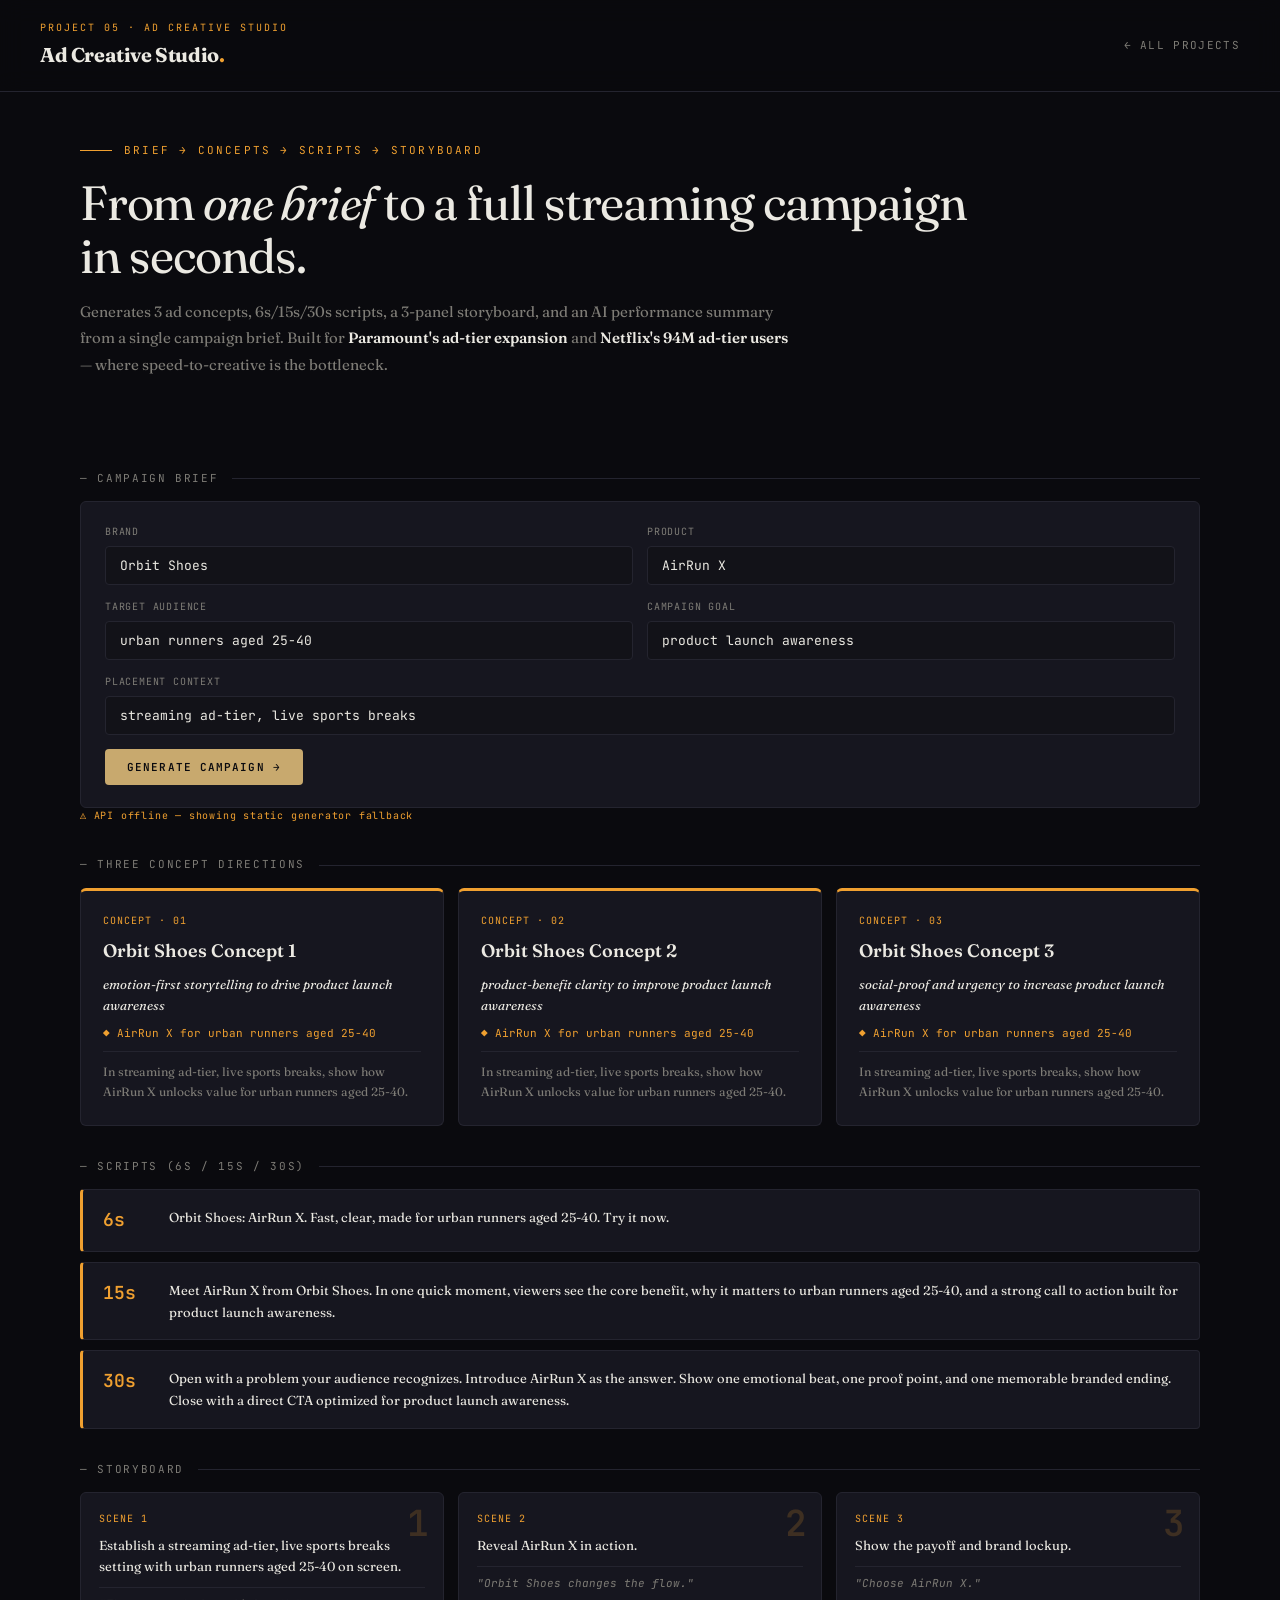
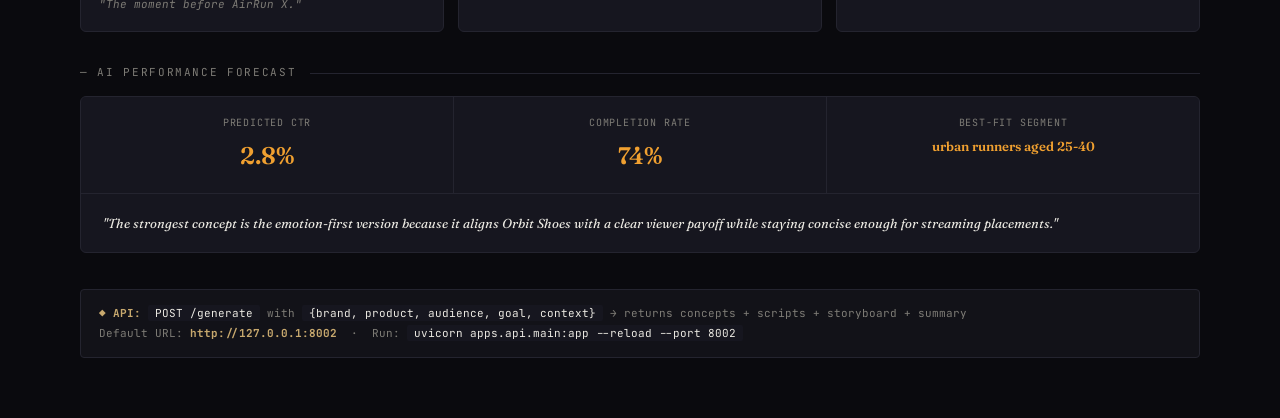
<file: ad-studio/index.html>
<!DOCTYPE html>
<html lang="en">
<head>
<meta charset="UTF-8" />
<title>Ad Creative Studio — Brief-to-Campaign Generator</title>
<meta name="viewport" content="width=device-width, initial-scale=1.0" />
<link href="https://fonts.googleapis.com/css2?family=Fraunces:ital,wght@0,400;0,600;0,700;1,400&family=JetBrains+Mono:wght@400;500;600&display=swap" rel="stylesheet" />
<link rel="stylesheet" href="/_shared/styles.css" />
<style>
  .proj-brand-sub, .proj-eyebrow { color: var(--amber); }
  .form-grid { display: grid; grid-template-columns: 1fr 1fr; gap: 14px; margin-bottom: 14px; }
  @media (max-width: 700px) { .form-grid { grid-template-columns: 1fr; } }
  .concepts-grid { display: grid; grid-template-columns: repeat(auto-fit, minmax(260px, 1fr)); gap: 14px; }
  .concept {
    background: var(--card); border: 1px solid var(--border); border-top: 3px solid var(--amber);
    border-radius: 6px; padding: 22px; transition: all 0.2s;
  }
  .concept:hover { border-top-color: var(--gold); }
  .concept-num { font-family: 'JetBrains Mono', monospace; font-size: 10px; color: var(--amber); letter-spacing: 0.1em; margin-bottom: 8px; }
  .concept h3 { font-family: 'Fraunces', serif; font-size: 18px; font-weight: 600; margin-bottom: 8px; }
  .concept .angle { font-style: italic; color: var(--text); font-size: 13px; margin-bottom: 10px; line-height: 1.6; }
  .concept .tagline { font-family: 'JetBrains Mono', monospace; font-size: 11px; color: var(--amber); margin-bottom: 8px; }
  .concept .hook { font-size: 12px; color: var(--muted); line-height: 1.7; padding-top: 10px; border-top: 1px solid var(--border); }
  .scripts-stack { display: flex; flex-direction: column; gap: 10px; }
  .script {
    background: var(--card); border: 1px solid var(--border); border-left: 3px solid var(--amber);
    border-radius: 4px; padding: 16px 20px; display: flex; gap: 18px; align-items: flex-start;
  }
  .script-dur { font-family: 'JetBrains Mono', monospace; font-size: 18px; font-weight: 600; color: var(--amber); min-width: 48px; }
  .script-text { font-size: 13px; color: var(--text); line-height: 1.7; }
  .storyboard { display: grid; grid-template-columns: repeat(auto-fit, minmax(220px, 1fr)); gap: 14px; }
  .sb-card {
    background: var(--card); border: 1px solid var(--border); border-radius: 6px;
    padding: 18px; position: relative; overflow: hidden;
  }
  .sb-scene-num {
    position: absolute; top: 12px; right: 14px; font-family: 'JetBrains Mono', monospace;
    font-size: 36px; font-weight: 600; color: var(--amber); opacity: 0.18; line-height: 1;
  }
  .sb-label { font-family: 'JetBrains Mono', monospace; font-size: 10px; color: var(--amber); letter-spacing: 0.1em; margin-bottom: 8px; position: relative; z-index: 2; }
  .sb-visual { font-size: 13px; color: var(--text); line-height: 1.6; margin-bottom: 10px; position: relative; z-index: 2; }
  .sb-copy { font-family: 'JetBrains Mono', monospace; font-size: 11px; color: var(--muted); font-style: italic; padding-top: 8px; border-top: 1px solid var(--border); position: relative; z-index: 2; }
  .summary-panel { background: var(--card); border: 1px solid var(--border); border-radius: 6px; overflow: hidden; }
  .summary-stats { display: grid; grid-template-columns: repeat(3, 1fr); gap: 1px; background: var(--border); }
  .summary-stat { background: var(--card); padding: 18px; text-align: center; }
  .summary-stat .lbl { font-family: 'JetBrains Mono', monospace; font-size: 10px; color: var(--muted); letter-spacing: 0.08em; margin-bottom: 6px; text-transform: uppercase; }
  .summary-stat .val { font-family: 'Fraunces', serif; font-size: 24px; font-weight: 600; color: var(--amber); }
  .summary-note { padding: 18px 22px; font-size: 13px; color: var(--text); line-height: 1.7; font-style: italic; border-top: 1px solid var(--border); }
  .empty { padding: 60px 20px; text-align: center; color: var(--muted); font-family: 'JetBrains Mono', monospace; font-size: 12px; letter-spacing: 0.08em; }
</style>
</head>
<body>

<header class="proj-header">
  <div>
    <div class="proj-brand-sub">PROJECT 05 · AD CREATIVE STUDIO</div>
    <div class="proj-brand-title">Ad Creative Studio<span style="color:var(--amber)">.</span></div>
  </div>
  <a href="/" class="proj-back">← ALL PROJECTS</a>
</header>

<section class="proj-hero">
  <div class="proj-eyebrow">Brief → concepts → scripts → storyboard</div>
  <h1>From <em>one brief</em> to a full streaming campaign in seconds.</h1>
  <p>Generates 3 ad concepts, 6s/15s/30s scripts, a 3-panel storyboard, and an AI performance summary from a single campaign brief. Built for <strong>Paramount's ad-tier expansion</strong> and <strong>Netflix's 94M ad-tier users</strong> — where speed-to-creative is the bottleneck.</p>
</section>

<main class="proj-main">
  <div class="proj-section-title">— Campaign brief</div>

  <div class="proj-card">
    <div class="form-grid">
      <div>
        <label class="proj-label">BRAND</label>
        <input id="brand" class="proj-input" value="Orbit Shoes" />
      </div>
      <div>
        <label class="proj-label">PRODUCT</label>
        <input id="product" class="proj-input" value="AirRun X" />
      </div>
      <div>
        <label class="proj-label">TARGET AUDIENCE</label>
        <input id="audience" class="proj-input" value="urban runners aged 25-40" />
      </div>
      <div>
        <label class="proj-label">CAMPAIGN GOAL</label>
        <input id="goal" class="proj-input" value="product launch awareness" />
      </div>
    </div>
    <div>
      <label class="proj-label">PLACEMENT CONTEXT</label>
      <input id="context" class="proj-input" value="streaming ad-tier, live sports breaks" />
    </div>
    <button class="proj-btn" onclick="generate()" style="margin-top: 14px;">Generate campaign →</button>
  </div>

  <div id="results">
    <div class="empty">Fill in the brief and generate a campaign to see the creative output.</div>
  </div>

  <div class="proj-api-note">
    <strong>◆ API:</strong>
    <code>POST /generate</code> with <code>{brand, product, audience, goal, context}</code>
    → returns concepts + scripts + storyboard + summary<br/>
    Default URL: <strong>http://127.0.0.1:8002</strong> &nbsp;·&nbsp;
    Run: <code>uvicorn apps.api.main:app --reload --port 8002</code>
  </div>
</main>

<script>
const API = 'http://127.0.0.1:8002';

const FALLBACK_FN = (payload) => {
  const {brand, product, audience, goal, context} = payload;
  return {
    concepts: [
      { id:1, title:`${brand} Concept 1`, angle:`emotion-first storytelling to drive ${goal}`, tagline:`${product} for ${audience}`, hook:`In ${context}, show how ${product} unlocks value for ${audience}.` },
      { id:2, title:`${brand} Concept 2`, angle:`product-benefit clarity to improve ${goal}`, tagline:`${product} for ${audience}`, hook:`In ${context}, show how ${product} unlocks value for ${audience}.` },
      { id:3, title:`${brand} Concept 3`, angle:`social-proof and urgency to increase ${goal}`, tagline:`${product} for ${audience}`, hook:`In ${context}, show how ${product} unlocks value for ${audience}.` },
    ],
    scripts: {
      "6s": `${brand}: ${product}. Fast, clear, made for ${audience}. Try it now.`,
      "15s": `Meet ${product} from ${brand}. In one quick moment, viewers see the core benefit, why it matters to ${audience}, and a strong call to action built for ${goal}.`,
      "30s": `Open with a problem your audience recognizes. Introduce ${product} as the answer. Show one emotional beat, one proof point, and one memorable branded ending. Close with a direct CTA optimized for ${goal}.`,
    },
    storyboard: [
      { scene:1, visual:`Establish a ${context} setting with ${audience} on screen.`, copy:`The moment before ${product}.` },
      { scene:2, visual:`Reveal ${product} in action.`, copy:`${brand} changes the flow.` },
      { scene:3, visual:`Show the payoff and brand lockup.`, copy:`Choose ${product}.` },
    ],
    summary: {
      predicted_ctr: "2.8%",
      predicted_completion_rate: "74%",
      best_fit_segment: audience,
      llm_summary: `The strongest concept is the emotion-first version because it aligns ${brand} with a clear viewer payoff while staying concise enough for streaming placements.`
    }
  };
};

async function generate() {
  const payload = {
    brand: document.getElementById('brand').value,
    product: document.getElementById('product').value,
    audience: document.getElementById('audience').value,
    goal: document.getElementById('goal').value,
    context: document.getElementById('context').value,
  };
  const results = document.getElementById('results');
  results.innerHTML = '<div class="empty">Generating campaign…</div>';

  let data, offline = false;
  try {
    const r = await fetch(`${API}/generate`, { method:'POST', headers:{'Content-Type':'application/json'}, body: JSON.stringify(payload) });
    if (!r.ok) throw new Error('api');
    data = await r.json();
  } catch (e) {
    offline = true;
    data = FALLBACK_FN(payload);
  }

  results.innerHTML = `
    ${offline ? '<div style="font-family:\'JetBrains Mono\',monospace;font-size:10px;color:var(--amber);margin-bottom:14px;letter-spacing:0.08em">⚠ API offline — showing static generator fallback</div>' : ''}

    <div class="proj-section-title">— Three concept directions</div>
    <div class="concepts-grid">
      ${data.concepts.map(c => `
        <div class="concept">
          <div class="concept-num">CONCEPT · 0${c.id}</div>
          <h3>${c.title}</h3>
          <div class="angle">${c.angle}</div>
          <div class="tagline">◆ ${c.tagline}</div>
          <div class="hook">${c.hook}</div>
        </div>
      `).join('')}
    </div>

    <div class="proj-section-title">— Scripts (6s / 15s / 30s)</div>
    <div class="scripts-stack">
      ${Object.entries(data.scripts).map(([dur, text]) => `
        <div class="script">
          <div class="script-dur">${dur}</div>
          <div class="script-text">${text}</div>
        </div>
      `).join('')}
    </div>

    <div class="proj-section-title">— Storyboard</div>
    <div class="storyboard">
      ${data.storyboard.map(s => `
        <div class="sb-card">
          <div class="sb-scene-num">${s.scene}</div>
          <div class="sb-label">SCENE ${s.scene}</div>
          <div class="sb-visual">${s.visual}</div>
          <div class="sb-copy">"${s.copy}"</div>
        </div>
      `).join('')}
    </div>

    <div class="proj-section-title">— AI performance forecast</div>
    <div class="summary-panel">
      <div class="summary-stats">
        <div class="summary-stat">
          <div class="lbl">Predicted CTR</div>
          <div class="val">${data.summary.predicted_ctr}</div>
        </div>
        <div class="summary-stat">
          <div class="lbl">Completion Rate</div>
          <div class="val">${data.summary.predicted_completion_rate}</div>
        </div>
        <div class="summary-stat">
          <div class="lbl">Best-fit Segment</div>
          <div class="val" style="font-size:13px;line-height:1.4">${data.summary.best_fit_segment}</div>
        </div>
      </div>
      <div class="summary-note">"${data.summary.llm_summary}"</div>
    </div>
  `;
}

generate();
</script>
</body>
</html>
</file>
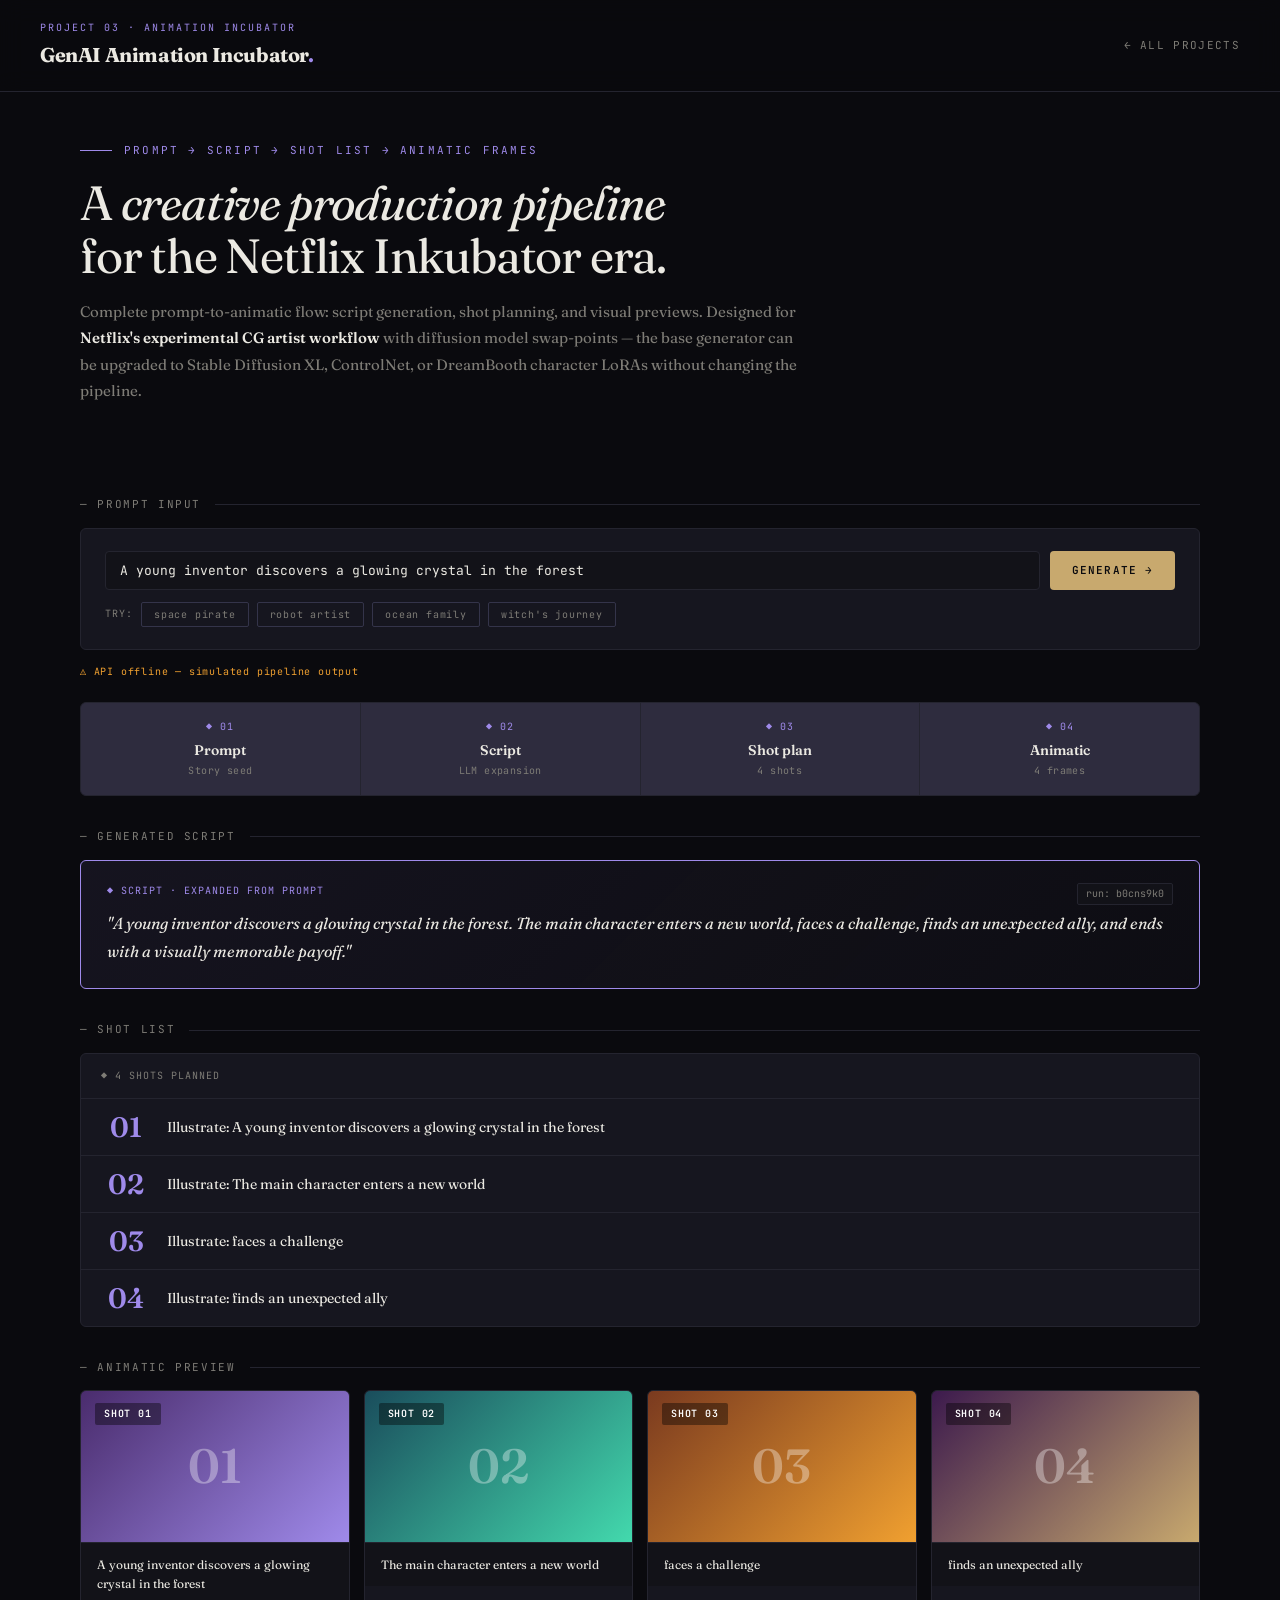
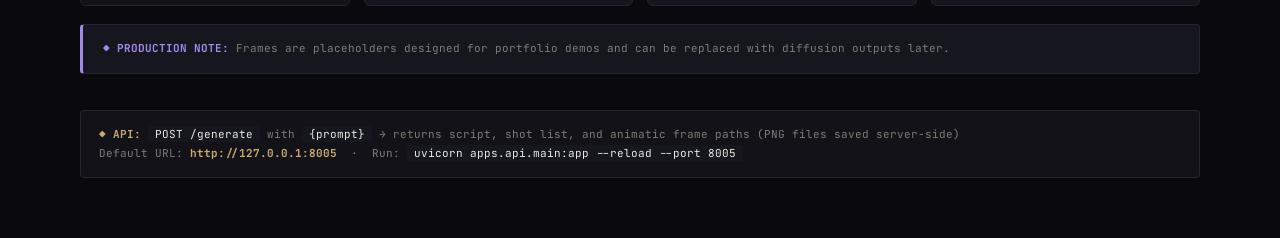
<file: animation/index.html>
<!DOCTYPE html>
<html lang="en">
<head>
<meta charset="UTF-8" />
<title>GenAI Animation Incubator — Prompt to Animatic</title>
<meta name="viewport" content="width=device-width, initial-scale=1.0" />
<link href="https://fonts.googleapis.com/css2?family=Fraunces:ital,wght@0,400;0,600;0,700;1,400&family=JetBrains+Mono:wght@400;500;600&display=swap" rel="stylesheet" />
<link rel="stylesheet" href="/_shared/styles.css" />
<style>
  .proj-brand-sub, .proj-eyebrow { color: var(--violet); }

  .generator-row { display: flex; gap: 10px; margin-bottom: 8px; }
  .generator-row input { flex: 1; }

  .quick-prompts { display: flex; gap: 8px; flex-wrap: wrap; margin-top: 12px; align-items: center; }
  .quick-prompts .label { font-family: 'JetBrains Mono', monospace; font-size: 10px; color: var(--muted); letter-spacing: 0.1em; }
  .quick-prompts button {
    background: transparent; border: 1px solid var(--border-2); color: var(--muted);
    font-family: 'JetBrains Mono', monospace; font-size: 10px; letter-spacing: 0.08em;
    padding: 5px 12px; border-radius: 2px; cursor: pointer; transition: all 0.2s;
  }
  .quick-prompts button:hover { border-color: var(--violet); color: var(--violet); }

  .pipeline-bar {
    display: grid; grid-template-columns: repeat(4, 1fr); gap: 1px;
    background: var(--border); border: 1px solid var(--border); border-radius: 6px;
    overflow: hidden; margin: 22px 0;
  }
  .pipeline-step {
    background: var(--card); padding: 16px 14px; text-align: center; position: relative;
  }
  .pipeline-step.done { background: rgba(159,138,234,0.08); }
  .pipeline-step.active { background: rgba(159,138,234,0.16); }
  .pipeline-step .num {
    font-family: 'JetBrains Mono', monospace; font-size: 10px; color: var(--violet);
    letter-spacing: 0.1em; margin-bottom: 4px;
  }
  .pipeline-step .lbl { font-family: 'Fraunces', serif; font-size: 14px; font-weight: 600; margin-bottom: 2px; }
  .pipeline-step .desc { font-family: 'JetBrains Mono', monospace; font-size: 10px; color: var(--muted); letter-spacing: 0.04em; }

  .script-panel {
    background: linear-gradient(135deg, rgba(159,138,234,0.08), rgba(159,138,234,0.02));
    border: 1px solid var(--violet); border-radius: 6px; padding: 22px 26px; margin-bottom: 18px;
  }
  .script-label { font-family: 'JetBrains Mono', monospace; font-size: 10px; color: var(--violet); letter-spacing: 0.1em; margin-bottom: 10px; }
  .script-text { font-family: 'Fraunces', serif; font-size: 16px; line-height: 1.8; font-style: italic; }
  .run-id {
    float: right; font-family: 'JetBrains Mono', monospace; font-size: 10px; color: var(--muted);
    background: var(--surface); padding: 2px 8px; border-radius: 2px; border: 1px solid var(--border);
  }

  .shot-list {
    background: var(--card); border: 1px solid var(--border); border-radius: 6px; overflow: hidden; margin-bottom: 18px;
  }
  .shot-list-head { padding: 14px 20px; border-bottom: 1px solid var(--border); font-family: 'JetBrains Mono', monospace; font-size: 10px; color: var(--muted); letter-spacing: 0.1em; }
  .shot-row {
    padding: 14px 20px; display: grid; grid-template-columns: 50px 1fr; gap: 16px; align-items: center;
    border-bottom: 1px solid var(--border);
  }
  .shot-row:last-child { border-bottom: none; }
  .shot-row:hover { background: rgba(159,138,234,0.04); }
  .shot-row .num {
    font-family: 'Fraunces', serif; font-size: 28px; font-weight: 600; color: var(--violet);
    line-height: 1; text-align: center;
  }
  .shot-row .desc { font-size: 14px; color: var(--text); line-height: 1.6; }

  .animatic-grid { display: grid; grid-template-columns: repeat(auto-fit, minmax(220px, 1fr)); gap: 14px; }
  .frame-card {
    background: var(--card); border: 1px solid var(--border); border-radius: 6px;
    overflow: hidden; transition: all 0.2s;
  }
  .frame-card:hover { border-color: var(--violet); transform: translateY(-2px); }
  .frame-preview {
    aspect-ratio: 16 / 9; display: flex; align-items: center; justify-content: center;
    font-family: 'Fraunces', serif; font-size: 48px; font-weight: 600; color: white;
    position: relative; overflow: hidden;
  }
  .frame-preview .shot-label {
    position: absolute; top: 12px; left: 14px;
    font-family: 'JetBrains Mono', monospace; font-size: 10px;
    background: rgba(0,0,0,0.4); color: white; padding: 3px 9px; border-radius: 2px; letter-spacing: 0.08em;
  }
  .frame-card .caption {
    padding: 12px 16px; font-size: 12px; color: var(--text); line-height: 1.6;
    border-top: 1px solid var(--border); background: var(--surface);
  }
  .note-panel {
    background: var(--card); border: 1px solid var(--border); border-left: 3px solid var(--violet);
    border-radius: 4px; padding: 14px 20px; margin-top: 18px;
    font-family: 'JetBrains Mono', monospace; font-size: 11px; color: var(--muted); line-height: 1.75;
  }
  .note-panel strong { color: var(--violet); }
  .empty { padding: 60px 20px; text-align: center; color: var(--muted); font-family: 'JetBrains Mono', monospace; font-size: 12px; letter-spacing: 0.08em; }
</style>
</head>
<body>

<header class="proj-header">
  <div>
    <div class="proj-brand-sub">PROJECT 03 · ANIMATION INCUBATOR</div>
    <div class="proj-brand-title">GenAI Animation Incubator<span style="color:var(--violet)">.</span></div>
  </div>
  <a href="/" class="proj-back">← ALL PROJECTS</a>
</header>

<section class="proj-hero">
  <div class="proj-eyebrow">Prompt → script → shot list → animatic frames</div>
  <h1>A <em>creative production pipeline</em><br/>for the Netflix Inkubator era.</h1>
  <p>Complete prompt-to-animatic flow: script generation, shot planning, and visual previews. Designed for <strong>Netflix's experimental CG artist workflow</strong> with diffusion model swap-points — the base generator can be upgraded to Stable Diffusion XL, ControlNet, or DreamBooth character LoRAs without changing the pipeline.</p>
</section>

<main class="proj-main">
  <div class="proj-section-title">— Prompt input</div>

  <div class="proj-card">
    <div class="generator-row">
      <input id="prompt" class="proj-input" value="A young inventor discovers a glowing crystal in the forest" placeholder="Describe the story you want to animate..." />
      <button class="proj-btn" onclick="generate()">Generate →</button>
    </div>
    <div class="quick-prompts">
      <span class="label">TRY:</span>
      <button onclick="quickP('A space pirate steals a map that leads to a forgotten planet')">space pirate</button>
      <button onclick="quickP('A robot learns to paint and falls in love with art')">robot artist</button>
      <button onclick="quickP('A family of ocean creatures searches for a lost home')">ocean family</button>
      <button onclick="quickP('A young witch must deliver a letter across an enchanted forest')">witch's journey</button>
    </div>
  </div>

  <div id="results">
    <div class="empty">Enter a prompt and generate to see the animation pipeline output.</div>
  </div>

  <div class="proj-api-note">
    <strong>◆ API:</strong>
    <code>POST /generate</code> with <code>{prompt}</code>
    → returns script, shot list, and animatic frame paths (PNG files saved server-side)<br/>
    Default URL: <strong>http://127.0.0.1:8005</strong> &nbsp;·&nbsp;
    Run: <code>uvicorn apps.api.main:app --reload --port 8005</code>
  </div>
</main>

<script>
const API = 'http://127.0.0.1:8005';

function fallbackGenerate(prompt) {
  const runId = Math.random().toString(36).substring(2, 10);
  const script = `${prompt}. The main character enters a new world, faces a challenge, finds an unexpected ally, and ends with a visually memorable payoff.`;
  const parts = script.split(/[,.]/).map(p => p.trim()).filter(Boolean).slice(0, 4);
  const shots = parts.map(p => `Illustrate: ${p}`);
  return {
    run_id: runId,
    script,
    shots,
    frames: shots.map((_, i) => `outputs/${runId}/frame_${i+1}.png`),
    note: 'Frames are placeholders designed for portfolio demos and can be replaced with diffusion outputs later.'
  };
}

function quickP(p) { document.getElementById('prompt').value = p; generate(); }

const FRAME_GRADIENTS = [
  'linear-gradient(135deg, #4a2c6d 0%, #9f8aea 100%)',
  'linear-gradient(135deg, #1a4d5c 0%, #43d9ad 100%)',
  'linear-gradient(135deg, #7a3a1f 0%, #f0a030 100%)',
  'linear-gradient(135deg, #3c1a4d 0%, #c8a96e 100%)',
];

async function generate() {
  const prompt = document.getElementById('prompt').value.trim();
  if (!prompt) return;
  const results = document.getElementById('results');
  results.innerHTML = '<div class="empty">Running pipeline: script → shots → animatic…</div>';

  let data, offline = false;
  try {
    const r = await fetch(`${API}/generate`, { method:'POST', headers:{'Content-Type':'application/json'}, body: JSON.stringify({prompt}) });
    if (!r.ok) throw new Error('api');
    data = await r.json();
  } catch (e) {
    offline = true;
    data = fallbackGenerate(prompt);
  }

  results.innerHTML = `
    ${offline ? '<div style="font-family:\'JetBrains Mono\',monospace;font-size:10px;color:var(--amber);margin-top:14px;letter-spacing:0.08em">⚠ API offline — simulated pipeline output</div>' : ''}

    <div class="pipeline-bar">
      <div class="pipeline-step done">
        <div class="num">◆ 01</div>
        <div class="lbl">Prompt</div>
        <div class="desc">Story seed</div>
      </div>
      <div class="pipeline-step done">
        <div class="num">◆ 02</div>
        <div class="lbl">Script</div>
        <div class="desc">LLM expansion</div>
      </div>
      <div class="pipeline-step done">
        <div class="num">◆ 03</div>
        <div class="lbl">Shot plan</div>
        <div class="desc">${data.shots.length} shots</div>
      </div>
      <div class="pipeline-step done">
        <div class="num">◆ 04</div>
        <div class="lbl">Animatic</div>
        <div class="desc">${data.frames.length} frames</div>
      </div>
    </div>

    <div class="proj-section-title">— Generated script</div>
    <div class="script-panel">
      <span class="run-id">run: ${data.run_id}</span>
      <div class="script-label">◆ SCRIPT · EXPANDED FROM PROMPT</div>
      <div class="script-text">"${data.script}"</div>
    </div>

    <div class="proj-section-title">— Shot list</div>
    <div class="shot-list">
      <div class="shot-list-head">◆ ${data.shots.length} SHOTS PLANNED</div>
      ${data.shots.map((shot, i) => `
        <div class="shot-row">
          <div class="num">0${i+1}</div>
          <div class="desc">${shot}</div>
        </div>
      `).join('')}
    </div>

    <div class="proj-section-title">— Animatic preview</div>
    <div class="animatic-grid">
      ${data.shots.map((shot, i) => {
        const bg = FRAME_GRADIENTS[i % FRAME_GRADIENTS.length];
        return `
          <div class="frame-card">
            <div class="frame-preview" style="background: ${bg}">
              <div class="shot-label">SHOT ${String(i+1).padStart(2, '0')}</div>
              <span style="opacity: 0.35">0${i+1}</span>
            </div>
            <div class="caption">${shot.replace('Illustrate: ', '')}</div>
          </div>
        `;
      }).join('')}
    </div>

    <div class="note-panel">
      <strong>◆ PRODUCTION NOTE:</strong> ${data.note || 'Frames shown are deterministic placeholder previews. In production, swap the make_frames() function for Stable Diffusion XL inference with a character-consistency LoRA to produce final visuals.'}
    </div>
  `;
}

generate();
</script>
</body>
</html>
</file>
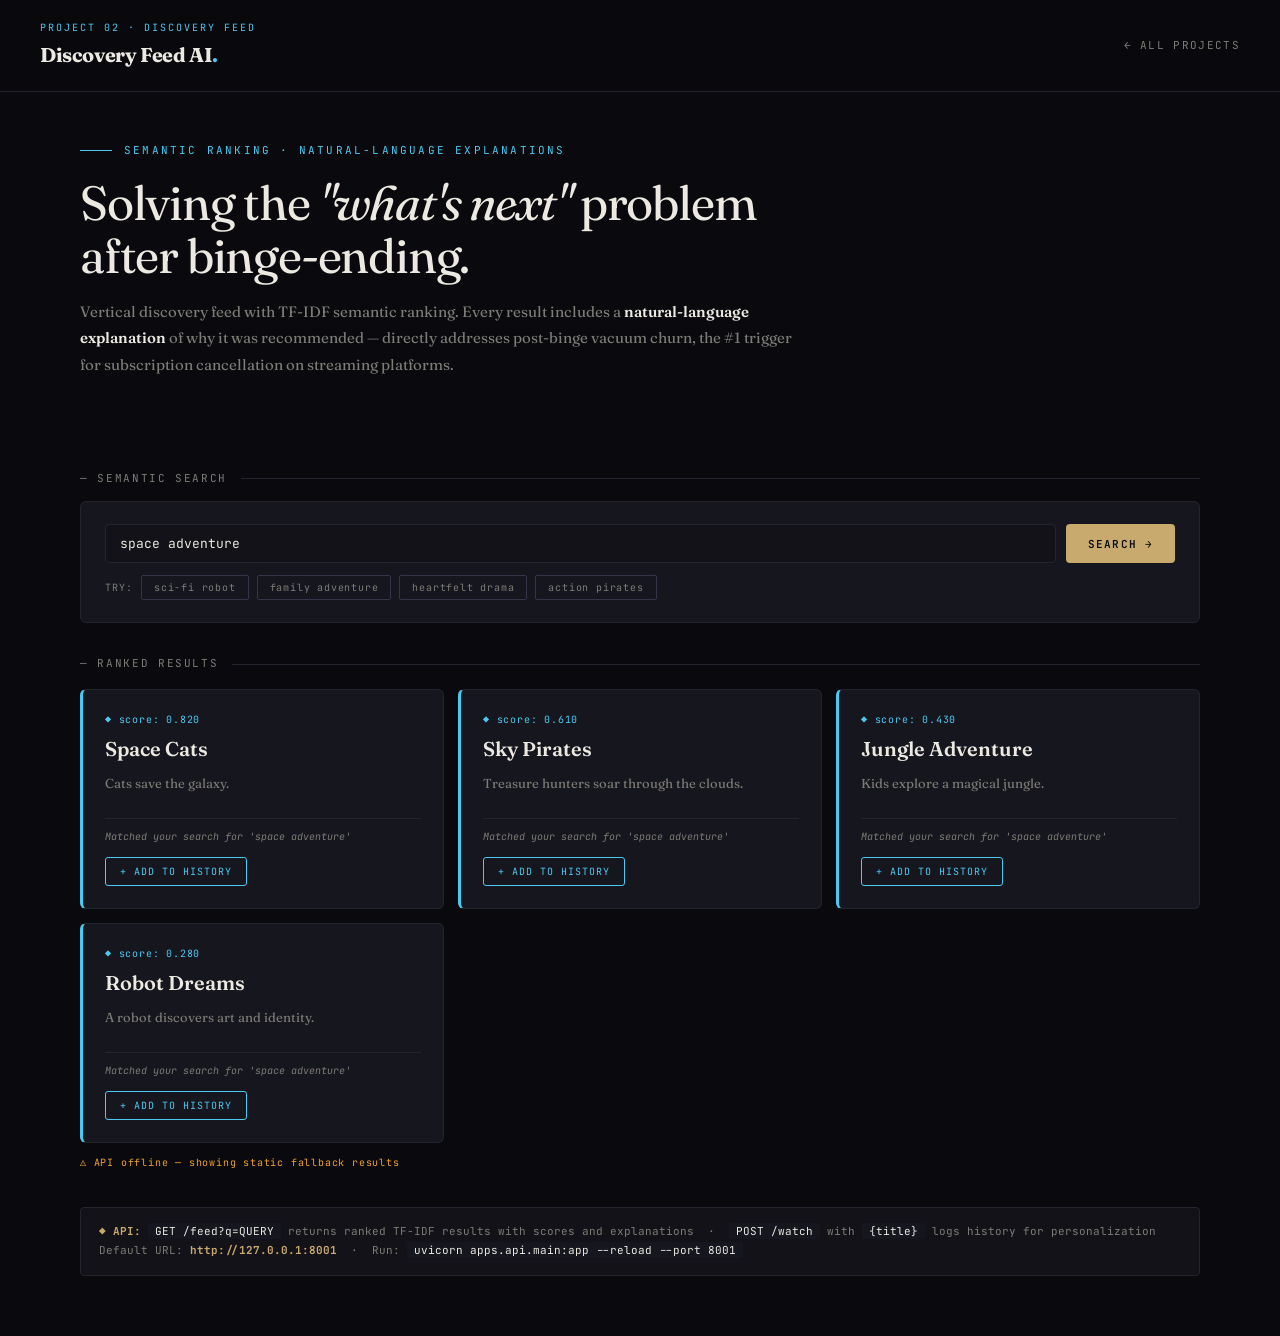
<file: discovery/index.html>
<!DOCTYPE html>
<html lang="en">
<head>
<meta charset="UTF-8" />
<title>Discovery Feed AI — Semantic Content Discovery</title>
<meta name="viewport" content="width=device-width, initial-scale=1.0" />
<link href="https://fonts.googleapis.com/css2?family=Fraunces:ital,wght@0,400;0,600;0,700;1,400&family=JetBrains+Mono:wght@400;500;600&display=swap" rel="stylesheet" />
<link rel="stylesheet" href="/_shared/styles.css" />
<style>
  .proj-brand-sub, .proj-eyebrow { color: var(--blue); }
  .feed-grid { display: grid; grid-template-columns: repeat(auto-fit, minmax(270px, 1fr)); gap: 14px; margin-top: 16px; }
  .feed-card {
    background: var(--card); border: 1px solid var(--border); border-left: 3px solid var(--blue);
    border-radius: 6px; padding: 22px; display: flex; flex-direction: column;
    transition: all 0.25s; position: relative; min-height: 220px;
  }
  .feed-card:hover { border-color: var(--blue); transform: translateY(-2px); }
  .feed-card h3 { font-family: 'Fraunces', serif; font-size: 20px; font-weight: 600; margin-bottom: 10px; line-height: 1.3; }
  .feed-card p { font-size: 13px; color: var(--muted); line-height: 1.7; margin-bottom: 12px; flex: 1; }
  .feed-card .score { font-family: 'JetBrains Mono', monospace; font-size: 10px; color: var(--blue); margin-bottom: 8px; letter-spacing: 0.08em; }
  .feed-card .explanation {
    font-family: 'JetBrains Mono', monospace; font-size: 10px; color: var(--muted);
    font-style: italic; padding: 10px 0 0; border-top: 1px solid var(--border); margin-top: 8px; line-height: 1.6;
  }
  .feed-card .watch-btn {
    align-self: flex-start; margin-top: 12px; padding: 7px 14px;
    background: transparent; color: var(--blue); border: 1px solid var(--blue);
    border-radius: 3px; font-family: 'JetBrains Mono', monospace; font-size: 10px;
    letter-spacing: 0.1em; text-transform: uppercase; cursor: pointer; transition: all 0.2s;
  }
  .feed-card .watch-btn:hover { background: var(--blue); color: var(--bg); }
  .search-row { display: flex; gap: 10px; margin-bottom: 6px; }
  .search-row input { flex: 1; }
  .quick-queries { display: flex; gap: 8px; flex-wrap: wrap; margin-top: 12px; align-items: center; }
  .quick-queries .label { font-family: 'JetBrains Mono', monospace; font-size: 10px; color: var(--muted); letter-spacing: 0.1em; }
  .quick-queries button {
    background: transparent; border: 1px solid var(--border-2); color: var(--muted);
    font-family: 'JetBrains Mono', monospace; font-size: 10px; letter-spacing: 0.08em;
    padding: 5px 12px; border-radius: 2px; cursor: pointer; transition: all 0.2s;
  }
  .quick-queries button:hover { border-color: var(--blue); color: var(--blue); }
  .history {
    font-family: 'JetBrains Mono', monospace; font-size: 11px; color: var(--muted);
    margin-top: 14px; padding-top: 14px; border-top: 1px solid var(--border);
    display: flex; gap: 8px; flex-wrap: wrap; align-items: center;
  }
  .history .tag { background: var(--surface); padding: 3px 9px; border-radius: 2px; color: var(--blue); border: 1px solid var(--blue); }
  .empty-state { text-align: center; padding: 40px 20px; color: var(--muted); font-family: 'JetBrains Mono', monospace; font-size: 12px; }
</style>
</head>
<body>

<header class="proj-header">
  <div>
    <div class="proj-brand-sub">PROJECT 02 · DISCOVERY FEED</div>
    <div class="proj-brand-title">Discovery Feed AI<span style="color:var(--blue)">.</span></div>
  </div>
  <a href="/" class="proj-back">← ALL PROJECTS</a>
</header>

<section class="proj-hero">
  <div class="proj-eyebrow">Semantic ranking · Natural-language explanations</div>
  <h1>Solving the <em>"what's next"</em> problem<br/>after binge-ending.</h1>
  <p>Vertical discovery feed with TF-IDF semantic ranking. Every result includes a <strong>natural-language explanation</strong> of why it was recommended — directly addresses post-binge vacuum churn, the #1 trigger for subscription cancellation on streaming platforms.</p>
</section>

<main class="proj-main">
  <div class="proj-section-title">— Semantic search</div>

  <div class="proj-card">
    <div class="search-row">
      <input id="q" class="proj-input" value="space adventure" placeholder="Describe what you're in the mood for..." />
      <button class="proj-btn" onclick="loadFeed()">Search →</button>
    </div>
    <div class="quick-queries">
      <span class="label">TRY:</span>
      <button onclick="quickQ('sci-fi robot')">sci-fi robot</button>
      <button onclick="quickQ('family adventure')">family adventure</button>
      <button onclick="quickQ('heartfelt drama')">heartfelt drama</button>
      <button onclick="quickQ('action pirates')">action pirates</button>
    </div>
    <div class="history" id="history" style="display:none"></div>
  </div>

  <div class="proj-section-title">— Ranked results</div>
  <div id="feed" class="feed-grid"><div class="empty-state">Loading…</div></div>

  <div class="proj-api-note">
    <strong>◆ API:</strong>
    <code>GET /feed?q=QUERY</code> returns ranked TF-IDF results with scores and explanations &nbsp;·&nbsp;
    <code>POST /watch</code> with <code>{title}</code> logs history for personalization<br/>
    Default URL: <strong>http://127.0.0.1:8001</strong> &nbsp;·&nbsp;
    Run: <code>uvicorn apps.api.main:app --reload --port 8001</code>
  </div>
</main>

<script>
const API = 'http://127.0.0.1:8001';

const FALLBACK = [
  {id:"1",title:"Space Cats",synopsis:"Cats save the galaxy.",tags:"space sci-fi family comedy",score:0.82},
  {id:"4",title:"Sky Pirates",synopsis:"Treasure hunters soar through the clouds.",tags:"action adventure sky pirates",score:0.61},
  {id:"2",title:"Jungle Adventure",synopsis:"Kids explore a magical jungle.",tags:"jungle family adventure warm",score:0.43},
  {id:"3",title:"Robot Dreams",synopsis:"A robot discovers art and identity.",tags:"robot sci-fi heartfelt drama",score:0.28}
];

const watchHistory = [];

function quickQ(q) { document.getElementById('q').value = q; loadFeed(); }

async function loadFeed() {
  const q = document.getElementById('q').value.trim() || 'family adventure';
  const feed = document.getElementById('feed');
  feed.innerHTML = '<div class="empty-state">Searching catalog…</div>';

  let results, offline = false;
  try {
    const r = await fetch(`${API}/feed?q=${encodeURIComponent(q)}`);
    if (!r.ok) throw new Error('api');
    const data = await r.json();
    results = data.results;
  } catch (e) {
    offline = true;
    results = FALLBACK.map(x => ({ ...x, explanation: `Matched your search for '${q}'` }));
  }

  feed.innerHTML = results.map(r => `
    <div class="feed-card">
      <div class="score">◆ score: ${(r.score || 0).toFixed(3)}</div>
      <h3>${r.title}</h3>
      <p>${r.synopsis}</p>
      <div class="explanation">${r.explanation || ''}</div>
      <button class="watch-btn" onclick="doWatch('${r.title.replace(/'/g, "\\'")}')">+ Add to history</button>
    </div>
  `).join('');

  if (offline) {
    feed.insertAdjacentHTML('afterend', '<div style="font-family:\'JetBrains Mono\',monospace;font-size:10px;color:var(--amber);margin-top:12px;letter-spacing:0.08em">⚠ API offline — showing static fallback results</div>');
  }
}

async function doWatch(title) {
  try {
    await fetch(`${API}/watch`, { method:'POST', headers:{'Content-Type':'application/json'}, body: JSON.stringify({title}) });
  } catch (e) {}
  if (!watchHistory.includes(title)) watchHistory.push(title);
  const h = document.getElementById('history');
  h.style.display = 'flex';
  h.innerHTML = '<span>HISTORY:</span>' + watchHistory.slice(-5).map(t => `<span class="tag">${t}</span>`).join('');
  loadFeed();
}

loadFeed();
</script>
</body>
</html>
</file>
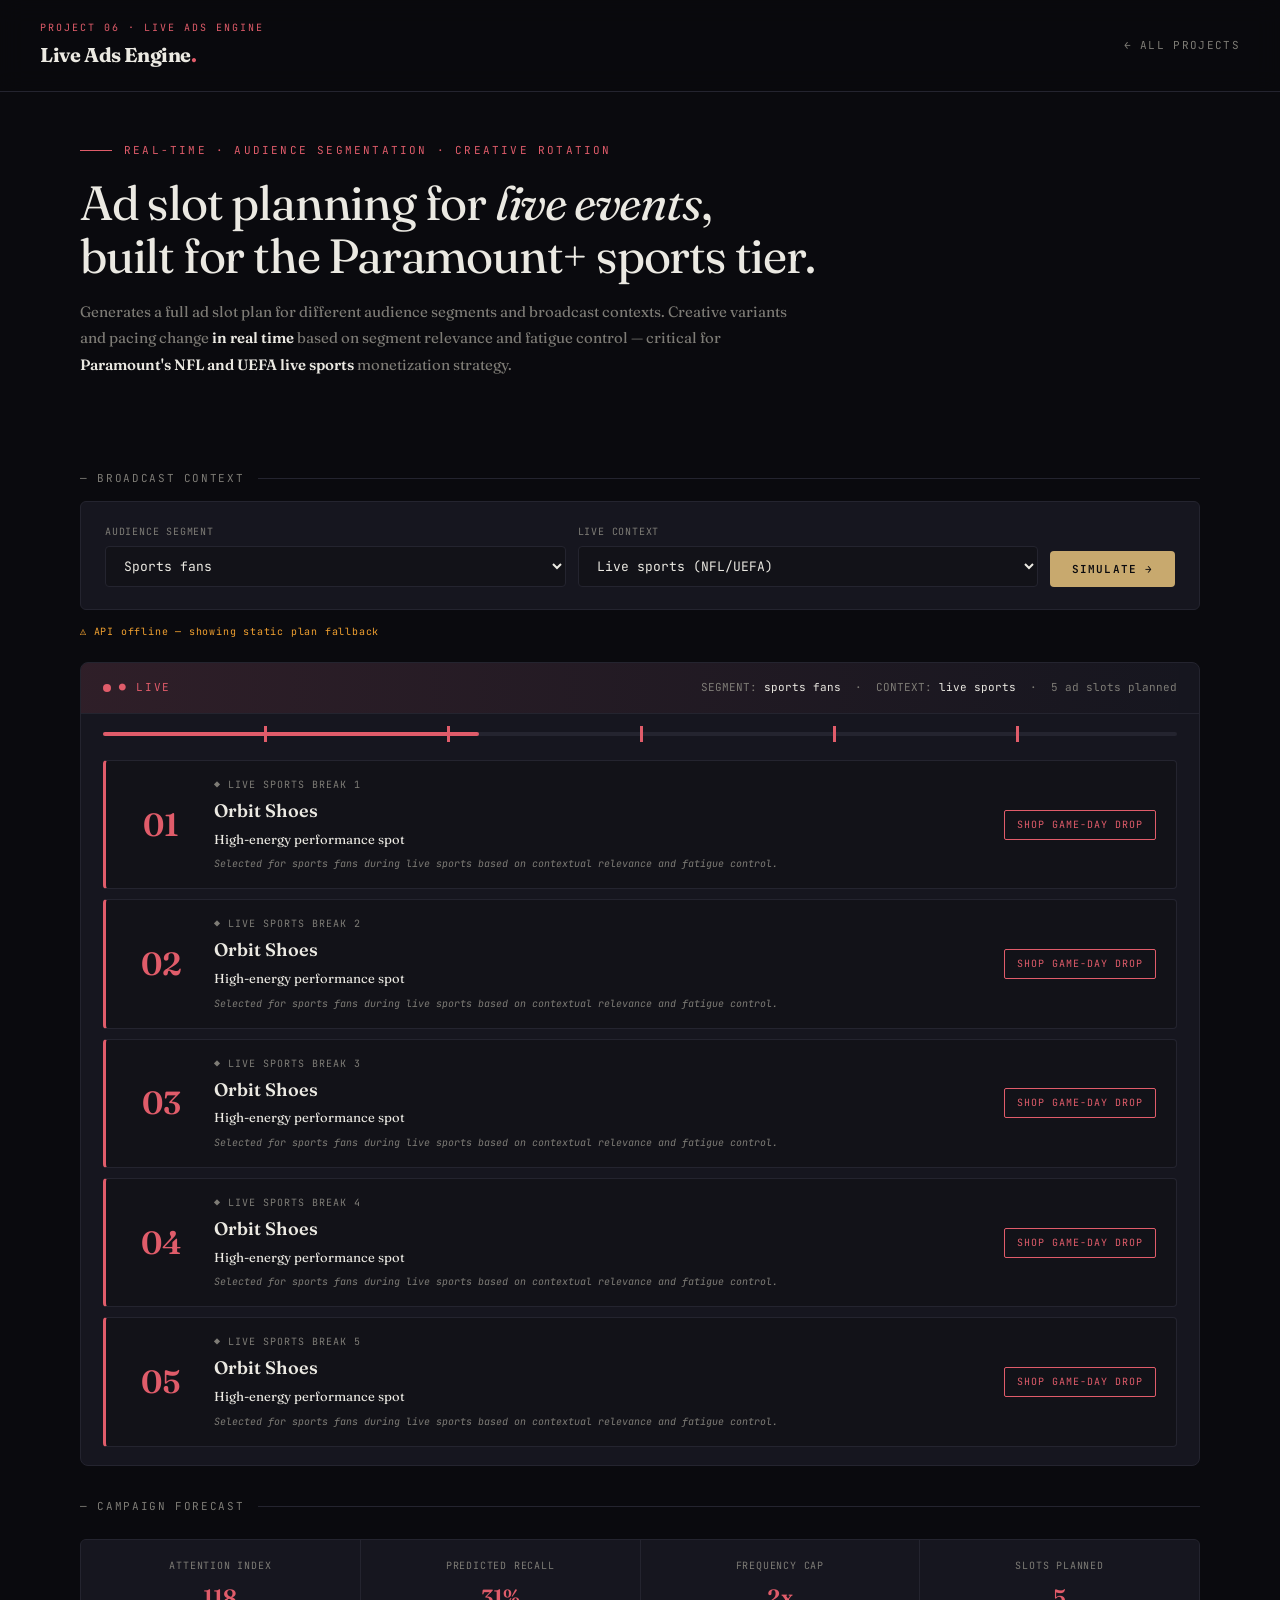
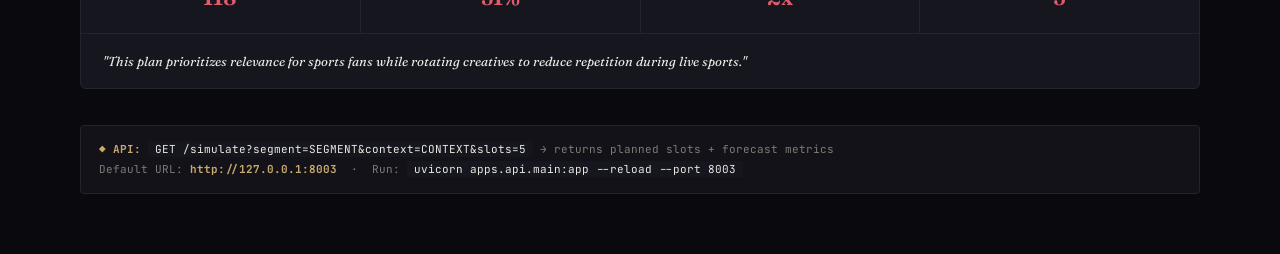
<file: live-ads/index.html>
<!DOCTYPE html>
<html lang="en">
<head>
<meta charset="UTF-8" />
<title>Live Ads Personalization Engine — Real-Time Slot Planning</title>
<meta name="viewport" content="width=device-width, initial-scale=1.0" />
<link href="https://fonts.googleapis.com/css2?family=Fraunces:ital,wght@0,400;0,600;0,700;1,400&family=JetBrains+Mono:wght@400;500;600&display=swap" rel="stylesheet" />
<link rel="stylesheet" href="/_shared/styles.css" />
<style>
  .proj-brand-sub, .proj-eyebrow { color: var(--red); }
  .control-row { display: grid; grid-template-columns: 1fr 1fr auto; gap: 12px; align-items: flex-end; }
  @media (max-width: 700px) { .control-row { grid-template-columns: 1fr; } }

  .broadcast {
    background: var(--card); border: 1px solid var(--border); border-radius: 8px;
    margin-top: 22px; overflow: hidden;
  }
  .broadcast-head {
    padding: 16px 22px; background: linear-gradient(90deg, rgba(224,92,106,0.12), transparent);
    border-bottom: 1px solid var(--border); display: flex; justify-content: space-between; align-items: center; flex-wrap: wrap; gap: 12px;
  }
  .broadcast-live {
    display: inline-flex; align-items: center; gap: 8px;
    font-family: 'JetBrains Mono', monospace; font-size: 11px; color: var(--red); letter-spacing: 0.15em;
  }
  .broadcast-live::before {
    content: ""; width: 8px; height: 8px; border-radius: 50%; background: var(--red);
    animation: pulse 1.5s ease-in-out infinite;
  }
  @keyframes pulse { 0%,100% { opacity:1; } 50% { opacity:0.3; } }
  .broadcast-meta { font-family: 'JetBrains Mono', monospace; font-size: 11px; color: var(--muted); }
  .broadcast-meta span { color: var(--text); }

  .timeline {
    padding: 18px 22px; position: relative;
  }
  .timeline-bar {
    height: 4px; background: var(--border); border-radius: 2px; position: relative; margin-bottom: 24px;
  }
  .timeline-bar .filled {
    position: absolute; left: 0; top: 0; height: 100%; width: 35%;
    background: var(--red); border-radius: 2px;
  }
  .timeline-marker {
    position: absolute; top: -6px; width: 3px; height: 16px; background: var(--red);
  }

  .slots-list { display: flex; flex-direction: column; gap: 10px; }
  .slot {
    background: var(--surface); border: 1px solid var(--border); border-left: 3px solid var(--red);
    border-radius: 4px; padding: 16px 20px; display: grid;
    grid-template-columns: 70px 1fr auto; gap: 18px; align-items: center;
  }
  @media (max-width: 700px) { .slot { grid-template-columns: 70px 1fr; } .slot .cta-col { grid-column: 1 / -1; } }
  .slot-num {
    font-family: 'Fraunces', serif; font-size: 32px; font-weight: 600; color: var(--red);
    line-height: 1; text-align: center;
  }
  .slot-moment { font-family: 'JetBrains Mono', monospace; font-size: 10px; color: var(--muted); letter-spacing: 0.1em; margin-bottom: 4px; }
  .slot-brand { font-family: 'Fraunces', serif; font-size: 18px; font-weight: 600; margin-bottom: 4px; }
  .slot-creative { font-size: 13px; color: var(--text); margin-bottom: 6px; line-height: 1.5; }
  .slot-rationale { font-family: 'JetBrains Mono', monospace; font-size: 10px; color: var(--muted); font-style: italic; line-height: 1.7; }
  .cta-col {
    font-family: 'JetBrains Mono', monospace; font-size: 10px; color: var(--red);
    border: 1px solid var(--red); padding: 6px 12px; border-radius: 2px;
    text-transform: uppercase; letter-spacing: 0.1em; white-space: nowrap;
  }

  .forecast-panel {
    background: var(--card); border: 1px solid var(--border); border-radius: 6px; margin-top: 24px; overflow: hidden;
  }
  .forecast-grid { display: grid; grid-template-columns: repeat(4, 1fr); gap: 1px; background: var(--border); }
  @media (max-width: 700px) { .forecast-grid { grid-template-columns: repeat(2, 1fr); } }
  .fc-stat { background: var(--card); padding: 18px; text-align: center; }
  .fc-lbl { font-family: 'JetBrains Mono', monospace; font-size: 10px; color: var(--muted); letter-spacing: 0.08em; margin-bottom: 6px; text-transform: uppercase; }
  .fc-val { font-family: 'Fraunces', serif; font-size: 22px; font-weight: 600; color: var(--red); }
  .fc-note { padding: 16px 22px; font-size: 13px; color: var(--text); line-height: 1.7; font-style: italic; border-top: 1px solid var(--border); }
  .empty { padding: 60px 20px; text-align: center; color: var(--muted); font-family: 'JetBrains Mono', monospace; font-size: 12px; letter-spacing: 0.08em; }
</style>
</head>
<body>

<header class="proj-header">
  <div>
    <div class="proj-brand-sub">PROJECT 06 · LIVE ADS ENGINE</div>
    <div class="proj-brand-title">Live Ads Engine<span style="color:var(--red)">.</span></div>
  </div>
  <a href="/" class="proj-back">← ALL PROJECTS</a>
</header>

<section class="proj-hero">
  <div class="proj-eyebrow">Real-time · Audience segmentation · Creative rotation</div>
  <h1>Ad slot planning for <em>live events</em>,<br/>built for the Paramount+ sports tier.</h1>
  <p>Generates a full ad slot plan for different audience segments and broadcast contexts. Creative variants and pacing change <strong>in real time</strong> based on segment relevance and fatigue control — critical for <strong>Paramount's NFL and UEFA live sports</strong> monetization strategy.</p>
</section>

<main class="proj-main">
  <div class="proj-section-title">— Broadcast context</div>

  <div class="proj-card">
    <div class="control-row">
      <div>
        <label class="proj-label">AUDIENCE SEGMENT</label>
        <select id="segment" class="proj-select">
          <option value="sports fans">Sports fans</option>
          <option value="parents">Parents</option>
          <option value="young adults">Young adults</option>
          <option value="luxury shoppers">Luxury shoppers</option>
        </select>
      </div>
      <div>
        <label class="proj-label">LIVE CONTEXT</label>
        <select id="context" class="proj-select">
          <option value="live sports">Live sports (NFL/UEFA)</option>
          <option value="awards broadcast">Awards broadcast</option>
          <option value="breaking news">Breaking news</option>
          <option value="reality TV finale">Reality TV finale</option>
        </select>
      </div>
      <button class="proj-btn" onclick="simulate()">Simulate →</button>
    </div>
  </div>

  <div id="results">
    <div class="empty">Choose an audience segment and live context, then simulate.</div>
  </div>

  <div class="proj-api-note">
    <strong>◆ API:</strong>
    <code>GET /simulate?segment=SEGMENT&amp;context=CONTEXT&amp;slots=5</code>
    → returns planned slots + forecast metrics<br/>
    Default URL: <strong>http://127.0.0.1:8003</strong> &nbsp;·&nbsp;
    Run: <code>uvicorn apps.api.main:app --reload --port 8003</code>
  </div>
</main>

<script>
const API = 'http://127.0.0.1:8003';

const ADS_BY_SEGMENT = {
  "sports fans":     [{brand:"Orbit Shoes",creative:"High-energy performance spot",cta:"Shop game-day drop"}],
  "parents":         [{brand:"CalmTea",creative:"Relaxing family reset spot",cta:"Try the sleep blend"}],
  "young adults":    [{brand:"Pixel Mobile",creative:"Fast-cut creator phone ad",cta:"Upgrade today"}],
  "luxury shoppers": [{brand:"Atlas Travel",creative:"Premium getaway montage",cta:"Book exclusive offer"}],
};

function fallbackPlan(segment, context, slots=5) {
  const eligible = ADS_BY_SEGMENT[segment] || ADS_BY_SEGMENT["sports fans"];
  const plan = [];
  for (let i = 1; i <= slots; i++) {
    const ad = eligible[(i - 1) % eligible.length];
    plan.push({
      slot: i,
      moment: `${context} break ${i}`,
      brand: ad.brand,
      creative: ad.creative,
      cta: ad.cta,
      rationale: `Selected for ${segment} during ${context} based on contextual relevance and fatigue control.`
    });
  }
  return {
    segment, context, slots: plan,
    forecast: {
      attention_index: "118",
      predicted_recall: "31%",
      frequency_cap: 2,
      summary: `This plan prioritizes relevance for ${segment} while rotating creatives to reduce repetition during ${context}.`
    }
  };
}

async function simulate() {
  const segment = document.getElementById('segment').value;
  const context = document.getElementById('context').value;
  const results = document.getElementById('results');
  results.innerHTML = '<div class="empty">Planning slots…</div>';

  let data, offline = false;
  try {
    const r = await fetch(`${API}/simulate?segment=${encodeURIComponent(segment)}&context=${encodeURIComponent(context)}&slots=5`);
    if (!r.ok) throw new Error('api');
    data = await r.json();
  } catch (e) {
    offline = true;
    data = fallbackPlan(segment, context);
  }

  const slotPositions = [15, 32, 50, 68, 85];

  results.innerHTML = `
    ${offline ? '<div style="font-family:\'JetBrains Mono\',monospace;font-size:10px;color:var(--amber);margin-top:14px;letter-spacing:0.08em">⚠ API offline — showing static plan fallback</div>' : ''}

    <div class="broadcast">
      <div class="broadcast-head">
        <div class="broadcast-live">● LIVE</div>
        <div class="broadcast-meta">
          SEGMENT: <span>${data.segment}</span> &nbsp;·&nbsp;
          CONTEXT: <span>${data.context}</span> &nbsp;·&nbsp;
          ${data.slots.length} ad slots planned
        </div>
      </div>
      <div class="timeline">
        <div class="timeline-bar">
          <div class="filled"></div>
          ${slotPositions.map(p => `<div class="timeline-marker" style="left:${p}%"></div>`).join('')}
        </div>
        <div class="slots-list">
          ${data.slots.map(s => `
            <div class="slot">
              <div class="slot-num">0${s.slot}</div>
              <div>
                <div class="slot-moment">◆ ${s.moment.toUpperCase()}</div>
                <div class="slot-brand">${s.brand}</div>
                <div class="slot-creative">${s.creative}</div>
                <div class="slot-rationale">${s.rationale}</div>
              </div>
              <div class="cta-col">${s.cta}</div>
            </div>
          `).join('')}
        </div>
      </div>
    </div>

    <div class="proj-section-title">— Campaign forecast</div>
    <div class="forecast-panel">
      <div class="forecast-grid">
        <div class="fc-stat">
          <div class="fc-lbl">Attention Index</div>
          <div class="fc-val">${data.forecast.attention_index}</div>
        </div>
        <div class="fc-stat">
          <div class="fc-lbl">Predicted Recall</div>
          <div class="fc-val">${data.forecast.predicted_recall}</div>
        </div>
        <div class="fc-stat">
          <div class="fc-lbl">Frequency Cap</div>
          <div class="fc-val">${data.forecast.frequency_cap}x</div>
        </div>
        <div class="fc-stat">
          <div class="fc-lbl">Slots Planned</div>
          <div class="fc-val">${data.slots.length}</div>
        </div>
      </div>
      <div class="fc-note">"${data.forecast.summary}"</div>
    </div>
  `;
}

simulate();
</script>
</body>
</html>
</file>
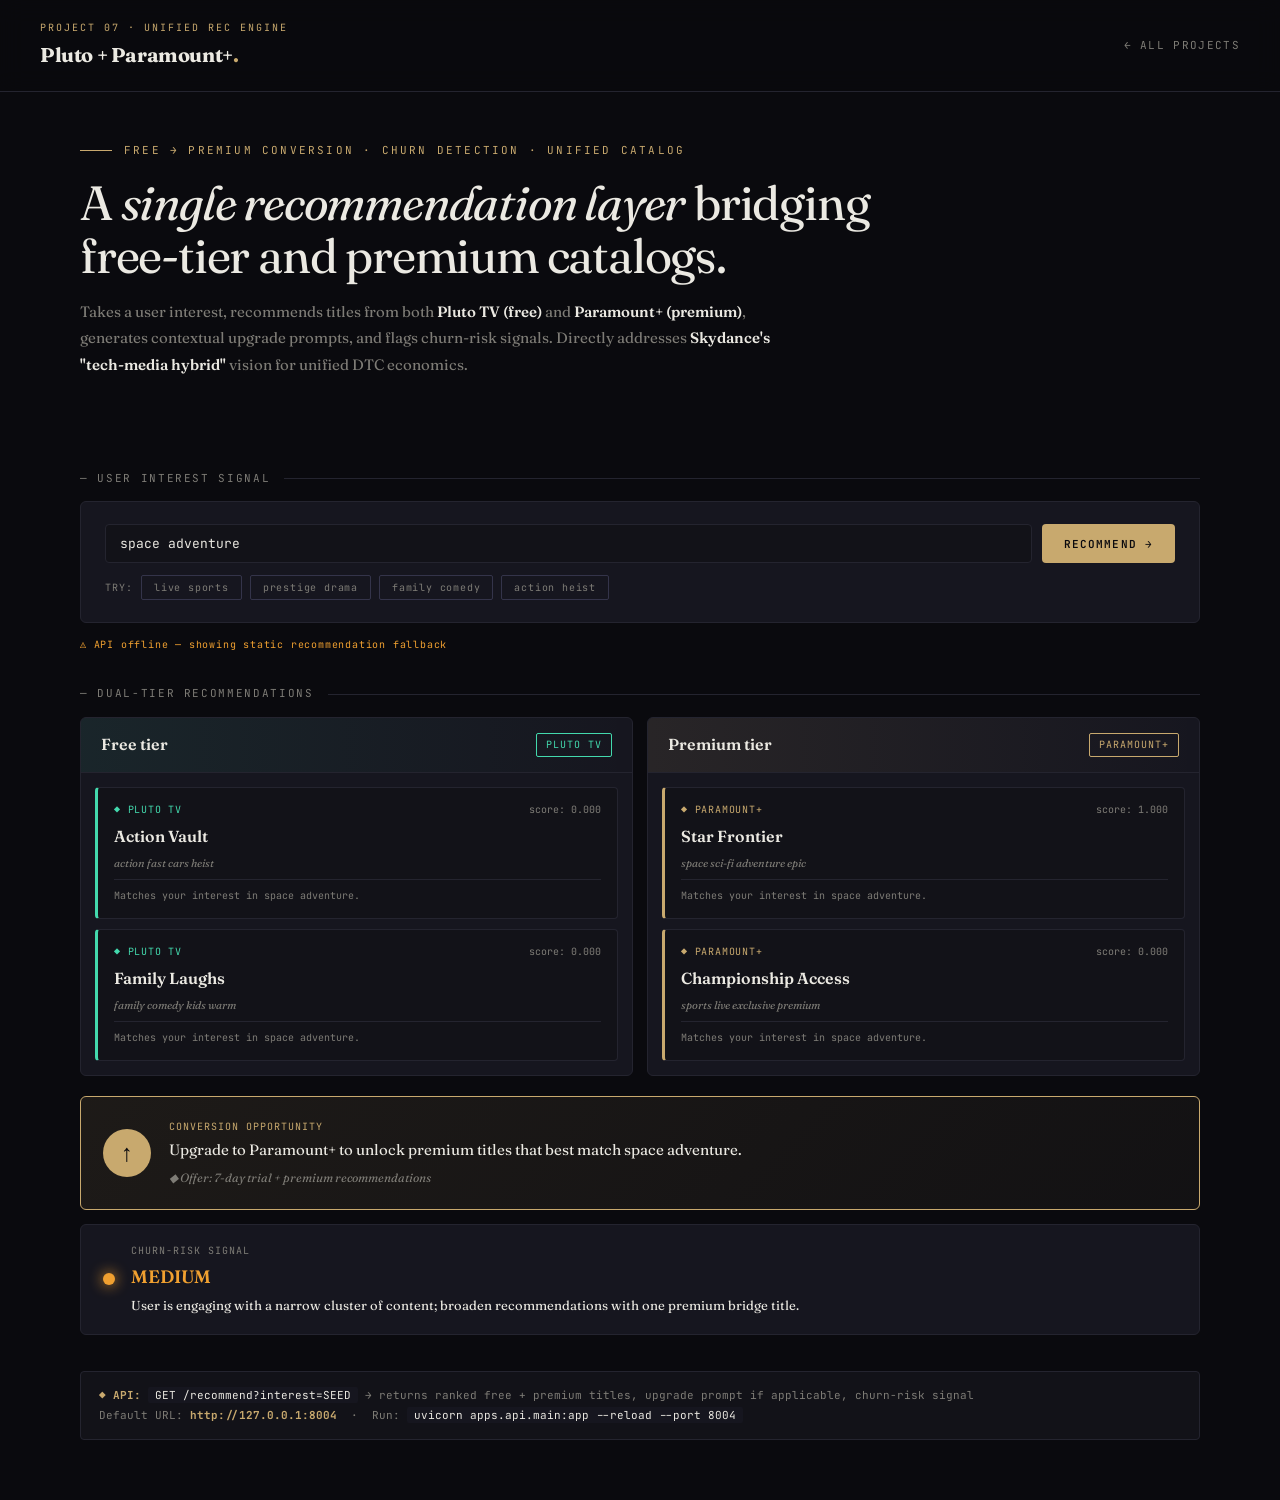
<file: rec-engine/index.html>
<!DOCTYPE html>
<html lang="en">
<head>
<meta charset="UTF-8" />
<title>Unified Rec Engine — Pluto TV + Paramount+</title>
<meta name="viewport" content="width=device-width, initial-scale=1.0" />
<link href="https://fonts.googleapis.com/css2?family=Fraunces:ital,wght@0,400;0,600;0,700;1,400&family=JetBrains+Mono:wght@400;500;600&display=swap" rel="stylesheet" />
<link rel="stylesheet" href="/_shared/styles.css" />
<style>
  .proj-brand-sub, .proj-eyebrow { color: var(--gold); }
  .search-row { display: flex; gap: 10px; }
  .search-row input { flex: 1; }
  .quick-queries { display: flex; gap: 8px; flex-wrap: wrap; margin-top: 12px; align-items: center; }
  .quick-queries .label { font-family: 'JetBrains Mono', monospace; font-size: 10px; color: var(--muted); letter-spacing: 0.1em; }
  .quick-queries button {
    background: transparent; border: 1px solid var(--border-2); color: var(--muted);
    font-family: 'JetBrains Mono', monospace; font-size: 10px; letter-spacing: 0.08em;
    padding: 5px 12px; border-radius: 2px; cursor: pointer; transition: all 0.2s;
  }
  .quick-queries button:hover { border-color: var(--gold); color: var(--gold); }

  .recs-layout { display: grid; grid-template-columns: 1fr 1fr; gap: 14px; }
  @media (max-width: 800px) { .recs-layout { grid-template-columns: 1fr; } }

  .rec-column {
    background: var(--card); border: 1px solid var(--border); border-radius: 6px; overflow: hidden;
  }
  .rec-col-head {
    padding: 14px 20px; border-bottom: 1px solid var(--border);
    display: flex; justify-content: space-between; align-items: center;
  }
  .rec-col-title { font-family: 'Fraunces', serif; font-size: 16px; font-weight: 600; }
  .rec-col-badge {
    font-family: 'JetBrains Mono', monospace; font-size: 10px; letter-spacing: 0.1em;
    padding: 3px 9px; border-radius: 2px; border: 1px solid;
  }
  .rec-col.free .rec-col-head { background: linear-gradient(90deg, rgba(67,217,173,0.08), transparent); }
  .rec-col.free .rec-col-badge { color: var(--green); border-color: var(--green); }
  .rec-col.premium .rec-col-head { background: linear-gradient(90deg, rgba(200,169,110,0.1), transparent); }
  .rec-col.premium .rec-col-badge { color: var(--gold); border-color: var(--gold); }
  .rec-col-body { padding: 14px; display: flex; flex-direction: column; gap: 10px; }

  .rec-item {
    background: var(--surface); border: 1px solid var(--border); border-radius: 4px;
    padding: 14px 16px; transition: all 0.2s;
  }
  .rec-item.free { border-left: 3px solid var(--green); }
  .rec-item.premium { border-left: 3px solid var(--gold); }
  .rec-item:hover { background: #1b1b28; transform: translateX(2px); }
  .rec-item h4 { font-family: 'Fraunces', serif; font-size: 16px; font-weight: 600; margin-bottom: 6px; }
  .rec-item .service { font-family: 'JetBrains Mono', monospace; font-size: 10px; letter-spacing: 0.08em; margin-bottom: 6px; }
  .rec-item.free .service { color: var(--green); }
  .rec-item.premium .service { color: var(--gold); }
  .rec-item .tags { font-size: 11px; color: var(--muted); margin-bottom: 6px; font-style: italic; }
  .rec-item .why { font-family: 'JetBrains Mono', monospace; font-size: 10px; color: var(--muted); padding-top: 8px; border-top: 1px solid var(--border); line-height: 1.6; }
  .rec-item .score { float: right; font-family: 'JetBrains Mono', monospace; font-size: 10px; color: var(--muted); }

  .empty-col { padding: 30px 16px; text-align: center; color: var(--muted); font-family: 'JetBrains Mono', monospace; font-size: 11px; }

  .upgrade-panel {
    background: linear-gradient(135deg, rgba(200,169,110,0.1), rgba(232,200,148,0.04));
    border: 1px solid var(--gold); border-radius: 6px;
    padding: 22px; margin-top: 20px; display: flex; gap: 18px; align-items: center; flex-wrap: wrap;
  }
  .upgrade-icon {
    width: 48px; height: 48px; border-radius: 50%; background: var(--gold);
    display: flex; align-items: center; justify-content: center; color: var(--bg);
    font-family: 'Fraunces', serif; font-size: 24px; font-weight: 700; flex-shrink: 0;
  }
  .upgrade-content { flex: 1; min-width: 240px; }
  .upgrade-label { font-family: 'JetBrains Mono', monospace; font-size: 10px; color: var(--gold); letter-spacing: 0.1em; margin-bottom: 4px; }
  .upgrade-msg { font-size: 15px; color: var(--text); line-height: 1.5; margin-bottom: 6px; }
  .upgrade-offer { font-size: 12px; color: var(--muted); font-style: italic; }

  .churn-panel {
    background: var(--card); border: 1px solid var(--border); border-radius: 6px;
    padding: 18px 22px; margin-top: 14px; display: flex; gap: 16px; align-items: center;
  }
  .churn-indicator {
    width: 12px; height: 12px; border-radius: 50%; flex-shrink: 0;
  }
  .churn-indicator.low { background: var(--green); box-shadow: 0 0 14px var(--green); }
  .churn-indicator.medium { background: var(--amber); box-shadow: 0 0 14px var(--amber); }
  .churn-indicator.high { background: var(--red); box-shadow: 0 0 14px var(--red); }
  .churn-body { flex: 1; }
  .churn-lbl { font-family: 'JetBrains Mono', monospace; font-size: 10px; color: var(--muted); letter-spacing: 0.1em; margin-bottom: 4px; }
  .churn-risk { font-family: 'Fraunces', serif; font-size: 18px; font-weight: 600; margin-bottom: 4px; }
  .churn-risk.low { color: var(--green); }
  .churn-risk.medium { color: var(--amber); }
  .churn-risk.high { color: var(--red); }
  .churn-reason { font-size: 13px; color: var(--text); line-height: 1.6; }
  .empty { padding: 60px 20px; text-align: center; color: var(--muted); font-family: 'JetBrains Mono', monospace; font-size: 12px; letter-spacing: 0.08em; }
</style>
</head>
<body>

<header class="proj-header">
  <div>
    <div class="proj-brand-sub">PROJECT 07 · UNIFIED REC ENGINE</div>
    <div class="proj-brand-title">Pluto + Paramount+<span style="color:var(--gold)">.</span></div>
  </div>
  <a href="/" class="proj-back">← ALL PROJECTS</a>
</header>

<section class="proj-hero">
  <div class="proj-eyebrow">Free → Premium conversion · Churn detection · Unified catalog</div>
  <h1>A <em>single recommendation layer</em> bridging<br/>free-tier and premium catalogs.</h1>
  <p>Takes a user interest, recommends titles from both <strong>Pluto TV (free)</strong> and <strong>Paramount+ (premium)</strong>, generates contextual upgrade prompts, and flags churn-risk signals. Directly addresses <strong>Skydance's "tech-media hybrid"</strong> vision for unified DTC economics.</p>
</section>

<main class="proj-main">
  <div class="proj-section-title">— User interest signal</div>

  <div class="proj-card">
    <div class="search-row">
      <input id="interest" class="proj-input" value="space adventure" placeholder="What is the user interested in?" />
      <button class="proj-btn" onclick="loadRecs()">Recommend →</button>
    </div>
    <div class="quick-queries">
      <span class="label">TRY:</span>
      <button onclick="quickQ('live sports championship')">live sports</button>
      <button onclick="quickQ('prestige mystery drama')">prestige drama</button>
      <button onclick="quickQ('family comedy kids')">family comedy</button>
      <button onclick="quickQ('action heist cars')">action heist</button>
    </div>
  </div>

  <div id="results">
    <div class="empty">Enter a user interest and run recommendations.</div>
  </div>

  <div class="proj-api-note">
    <strong>◆ API:</strong>
    <code>GET /recommend?interest=SEED</code>
    → returns ranked free + premium titles, upgrade prompt if applicable, churn-risk signal<br/>
    Default URL: <strong>http://127.0.0.1:8004</strong> &nbsp;·&nbsp;
    Run: <code>uvicorn apps.api.main:app --reload --port 8004</code>
  </div>
</main>

<script>
const API = 'http://127.0.0.1:8004';

const CATALOG = [
  {id:"f1",service:"Pluto TV",title:"Action Vault",type:"free",tags:"action fast cars heist"},
  {id:"f2",service:"Pluto TV",title:"Family Laughs",type:"free",tags:"family comedy kids warm"},
  {id:"p1",service:"Paramount+",title:"Star Frontier",type:"premium",tags:"space sci-fi adventure epic"},
  {id:"p2",service:"Paramount+",title:"Championship Access",type:"premium",tags:"sports live exclusive premium"},
  {id:"p3",service:"Paramount+",title:"Mystery Estate",type:"premium",tags:"mystery thriller prestige drama"},
];

function tfScore(interest, text) {
  const iw = interest.toLowerCase().split(/\s+/).filter(Boolean);
  const tw = text.toLowerCase().split(/\s+/).filter(Boolean);
  let m = 0;
  iw.forEach(w => { if (tw.some(t => t === w || t.startsWith(w) || w.startsWith(t))) m++; });
  return m / Math.max(iw.length, 1);
}

function fallbackRec(interest) {
  const ranked = CATALOG.map(c => ({ ...c, score: +tfScore(interest, c.tags + ' ' + c.title).toFixed(3), why: `Matches your interest in ${interest}.` }))
    .sort((a,b) => b.score - a.score);
  const hasPremium = ranked.some(r => r.type === 'premium' && r.score > 0.1);
  const churnLevel = interest.toLowerCase().includes('sport') ? 'low' : 'medium';
  return {
    interest,
    results: ranked.slice(0, 4),
    upgrade_prompt: hasPremium ? {
      message: `Upgrade to Paramount+ to unlock premium titles that best match ${interest}.`,
      offer: '7-day trial + premium recommendations'
    } : null,
    churn: {
      risk_level: churnLevel,
      reason: 'User is engaging with a narrow cluster of content; broaden recommendations with one premium bridge title.'
    }
  };
}

function quickQ(q) { document.getElementById('interest').value = q; loadRecs(); }

async function loadRecs() {
  const interest = document.getElementById('interest').value.trim() || 'space adventure';
  const results = document.getElementById('results');
  results.innerHTML = '<div class="empty">Fetching recommendations…</div>';

  let data, offline = false;
  try {
    const r = await fetch(`${API}/recommend?interest=${encodeURIComponent(interest)}`);
    if (!r.ok) throw new Error('api');
    data = await r.json();
  } catch (e) {
    offline = true;
    data = fallbackRec(interest);
  }

  const freeItems = data.results.filter(r => r.type === 'free');
  const premiumItems = data.results.filter(r => r.type === 'premium');

  const renderCol = (items, tier) => items.length === 0
    ? `<div class="empty-col">No ${tier} matches for this interest.</div>`
    : items.map(r => `
        <div class="rec-item ${r.type}">
          <span class="score">score: ${r.score.toFixed(3)}</span>
          <div class="service">◆ ${r.service.toUpperCase()}</div>
          <h4>${r.title}</h4>
          <div class="tags">${r.tags}</div>
          <div class="why">${r.why}</div>
        </div>
      `).join('');

  results.innerHTML = `
    ${offline ? '<div style="font-family:\'JetBrains Mono\',monospace;font-size:10px;color:var(--amber);margin-top:14px;letter-spacing:0.08em">⚠ API offline — showing static recommendation fallback</div>' : ''}

    <div class="proj-section-title">— Dual-tier recommendations</div>
    <div class="recs-layout">
      <div class="rec-column rec-col free">
        <div class="rec-col-head">
          <div class="rec-col-title">Free tier</div>
          <div class="rec-col-badge">PLUTO TV</div>
        </div>
        <div class="rec-col-body">${renderCol(freeItems, 'free')}</div>
      </div>
      <div class="rec-column rec-col premium">
        <div class="rec-col-head">
          <div class="rec-col-title">Premium tier</div>
          <div class="rec-col-badge">PARAMOUNT+</div>
        </div>
        <div class="rec-col-body">${renderCol(premiumItems, 'premium')}</div>
      </div>
    </div>

    ${data.upgrade_prompt ? `
      <div class="upgrade-panel">
        <div class="upgrade-icon">↑</div>
        <div class="upgrade-content">
          <div class="upgrade-label">CONVERSION OPPORTUNITY</div>
          <div class="upgrade-msg">${data.upgrade_prompt.message}</div>
          <div class="upgrade-offer">◆ Offer: ${data.upgrade_prompt.offer}</div>
        </div>
      </div>
    ` : ''}

    <div class="churn-panel">
      <div class="churn-indicator ${data.churn.risk_level}"></div>
      <div class="churn-body">
        <div class="churn-lbl">CHURN-RISK SIGNAL</div>
        <div class="churn-risk ${data.churn.risk_level}">${data.churn.risk_level.toUpperCase()}</div>
        <div class="churn-reason">${data.churn.reason}</div>
      </div>
    </div>
  `;
}

loadRecs();
</script>
</body>
</html>
</file>
<file: _shared/styles.css>
/* Shared portfolio project styles — loaded by all sub-projects */
:root {
  --bg:#0a0a0e;--surface:#121218;--card:#16161f;--border:#24242f;--border-2:#34344a;
  --text:#ebe9e2;--muted:#7e7c76;--gold:#c8a96e;--gold-2:#e8c894;
  --blue:#4cc9f0;--green:#43d9ad;--red:#e05c6a;--amber:#f0a030;--violet:#9f8aea;
}
* { box-sizing: border-box; margin: 0; padding: 0; }
body {
  background: var(--bg); color: var(--text);
  font-family: 'Fraunces', Georgia, serif;
  line-height: 1.6; min-height: 100vh;
  -webkit-font-smoothing: antialiased;
}
a { color: inherit; text-decoration: none; }
::-webkit-scrollbar { width: 5px; height: 5px; }
::-webkit-scrollbar-track { background: var(--bg); }
::-webkit-scrollbar-thumb { background: var(--border-2); border-radius: 3px; }

.proj-header {
  padding: 20px 40px; border-bottom: 1px solid var(--border);
  display: flex; justify-content: space-between; align-items: center;
  backdrop-filter: blur(12px); background: rgba(10,10,14,0.85);
  position: sticky; top: 0; z-index: 10;
}
.proj-brand-sub { font-family: 'JetBrains Mono', monospace; font-size: 10px; letter-spacing: 0.2em; margin-bottom: 3px; }
.proj-brand-title { font-size: 20px; font-weight: 700; letter-spacing: -0.02em; }
.proj-back {
  font-family: 'JetBrains Mono', monospace; font-size: 11px; color: var(--muted);
  letter-spacing: 0.12em; text-transform: uppercase; transition: color 0.2s;
}
.proj-back:hover { color: var(--gold); }

.proj-hero { padding: 50px 40px 36px; max-width: 1200px; margin: 0 auto; }
.proj-eyebrow {
  font-family: 'JetBrains Mono', monospace; font-size: 11px; letter-spacing: 0.2em;
  text-transform: uppercase; margin-bottom: 16px;
  display: flex; align-items: center; gap: 12px;
}
.proj-eyebrow::before { content: ""; width: 32px; height: 1px; background: currentColor; }
.proj-hero h1 {
  font-size: clamp(28px, 4.5vw, 48px); font-weight: 400;
  letter-spacing: -0.025em; line-height: 1.12; margin-bottom: 16px; max-width: 900px;
}
.proj-hero h1 em { font-style: italic; font-weight: 400; }
.proj-hero p { color: var(--muted); font-size: 15px; max-width: 720px; line-height: 1.75; }
.proj-hero p strong { color: var(--text); font-weight: 600; }

main.proj-main { max-width: 1200px; margin: 0 auto; padding: 24px 40px 60px; }

.proj-section-title {
  display: flex; align-items: center; gap: 14px;
  font-family: 'JetBrains Mono', monospace; font-size: 11px; color: var(--muted);
  letter-spacing: 0.15em; text-transform: uppercase; margin: 32px 0 14px;
}
.proj-section-title::after { content: ""; flex: 1; height: 1px; background: var(--border); }

.proj-card {
  background: var(--card); border: 1px solid var(--border); border-radius: 6px;
  padding: 22px 24px;
}

.proj-input, .proj-textarea, .proj-select {
  width: 100%; background: var(--surface); border: 1px solid var(--border);
  border-radius: 4px; color: var(--text);
  font-family: 'JetBrains Mono', monospace; font-size: 13px;
  padding: 10px 14px; outline: none; transition: border-color 0.2s;
}
.proj-input:focus, .proj-textarea:focus, .proj-select:focus { border-color: var(--gold); }
.proj-textarea { resize: vertical; min-height: 80px; line-height: 1.6; }

.proj-label {
  font-family: 'JetBrains Mono', monospace; font-size: 10px; color: var(--muted);
  letter-spacing: 0.08em; text-transform: uppercase; margin-bottom: 6px; display: block;
}

.proj-btn {
  padding: 11px 22px; background: var(--gold); color: var(--bg); border: none;
  border-radius: 4px; font-family: 'JetBrains Mono', monospace; font-size: 11px;
  font-weight: 600; letter-spacing: 0.1em; text-transform: uppercase;
  cursor: pointer; transition: all 0.2s;
}
.proj-btn:hover { background: var(--gold-2); }
.proj-btn:disabled { background: var(--border); color: var(--muted); cursor: not-allowed; }
.proj-btn-ghost {
  background: transparent; color: var(--text); border: 1px solid var(--border-2);
}
.proj-btn-ghost:hover { border-color: var(--gold); color: var(--gold); background: transparent; }

.proj-chip {
  font-family: 'JetBrains Mono', monospace; font-size: 10px; letter-spacing: 0.08em;
  padding: 3px 9px; border-radius: 2px; border: 1px solid var(--border-2);
  color: var(--muted);
}

.proj-api-note {
  margin-top: 36px; padding: 14px 18px; background: var(--surface);
  border: 1px solid var(--border); border-radius: 4px;
  font-family: 'JetBrains Mono', monospace; font-size: 11px; color: var(--muted);
  line-height: 1.75;
}
.proj-api-note code {
  background: var(--card); padding: 1px 7px; border-radius: 2px;
  color: var(--text); font-family: 'JetBrains Mono', monospace;
}
.proj-api-note strong { color: var(--gold); }

@media (max-width: 700px) {
  .proj-header { padding: 14px 20px; }
  .proj-hero { padding: 36px 20px 24px; }
  main.proj-main { padding: 20px 20px 50px; }
}
</file>
